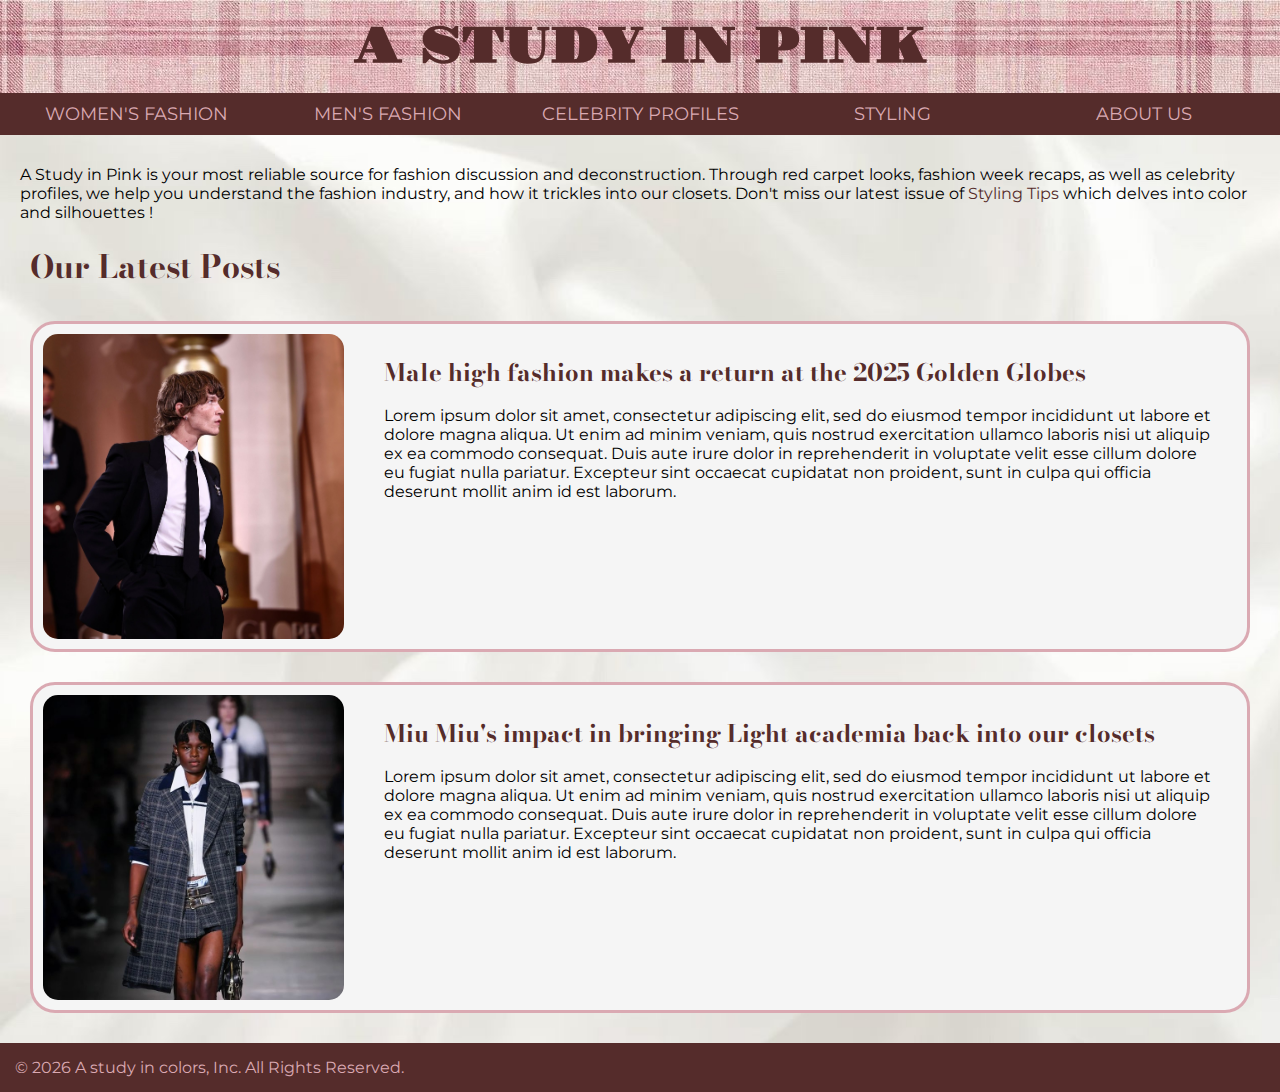
<file: index.html>
<!DOCTYPE html>
<html lang="en">
<head>
    <title> A study in Pink </title>
    <link rel="stylesheet" href="style.css">
    <link rel="preconnect" href="https://fonts.googleapis.com">
    <link rel="preconnect" href="https://fonts.gstatic.com" crossorigin>
<link href="https://fonts.googleapis.com/css2?family=Bodoni+Moda:ital,opsz,wght@0,6..96,400..900;1,6..96,400..900&family=Gravitas+One&family=Montserrat:ital,wght@0,100..900;1,100..900&display=swap" rel="stylesheet">    
</head>
<body style='background-image: url("/images/fabric3.jpg");background-repeat: no-repeat;background-size: cover;'>
    <header>
        <h1 class="blog-name"><a href="index.html">A STUDY IN PINK</a></h1>
        <nav>
            <ul class="navigation-links">
                <li class="nav-link"><a href="#">WOMEN'S FASHION</a></li>
                <li class="nav-link"><a href="#">MEN'S FASHION</a></li>
                <li class="nav-link"><a href="celebs.html">CELEBRITY PROFILES</a></li>
                <li class="nav-link"><a href="#">STYLING</a></li>
                <li class="nav-link"><a href="#">ABOUT US</a></li>
            </ul>
        </nav>
    </header>
    <main>
        <div class="introduction">
            <p>A Study in Pink is your most reliable source for fashion discussion and deconstruction. Through red carpet looks, fashion week recaps, as well as celebrity profiles, we help you understand the fashion industry, and how it trickles into our closets. Don't miss our latest issue of <a href="styling.html">Styling Tips</a> which delves into color and silhouettes !</p>
        </div>
        <div class="latest">
            <h1>Our Latest Posts</h1>
        </div>
        <div class="blog-post">
            <div class="image-container">
                <img src="images/connorgoldenglobes.jpg">
            </div>
            <div class="blog-text">
                <h2><a href="male-high-fashion.html">Male high fashion makes a return at the 2025 Golden Globes</a></h2>
                <p>Lorem ipsum dolor sit amet, consectetur adipiscing elit, sed do eiusmod tempor incididunt ut labore et dolore magna aliqua. Ut enim ad minim veniam, quis nostrud exercitation ullamco laboris nisi ut aliquip ex ea commodo consequat. Duis aute irure dolor in reprehenderit in voluptate velit esse cillum dolore eu fugiat nulla pariatur. Excepteur sint occaecat cupidatat non proident, sunt in culpa qui officia deserunt mollit anim id est laborum.</p>
            </div>
        </div>
        <div class="blog-post">
            <div class="image-container">
                <img src="images/miumiu.jpg">
            </div>
            <div class="blog-text">
                <h2><a href="miumiu.html">Miu Miu's impact in bringing Light academia back into our closets</a></h2>
                <p>Lorem ipsum dolor sit amet, consectetur adipiscing elit, sed do eiusmod tempor incididunt ut labore et dolore magna aliqua. Ut enim ad minim veniam, quis nostrud exercitation ullamco laboris nisi ut aliquip ex ea commodo consequat. Duis aute irure dolor in reprehenderit in voluptate velit esse cillum dolore eu fugiat nulla pariatur. Excepteur sint occaecat cupidatat non proident, sunt in culpa qui officia deserunt mollit anim id est laborum.</p>
            </div>
        </div>
    </main>
    <footer>
        <div>
            <p style="padding-left: 15px;">&copy 2026 A study in colors, Inc. All Rights Reserved.</p>
          </div>
    </footer>
    
</body>
</file>
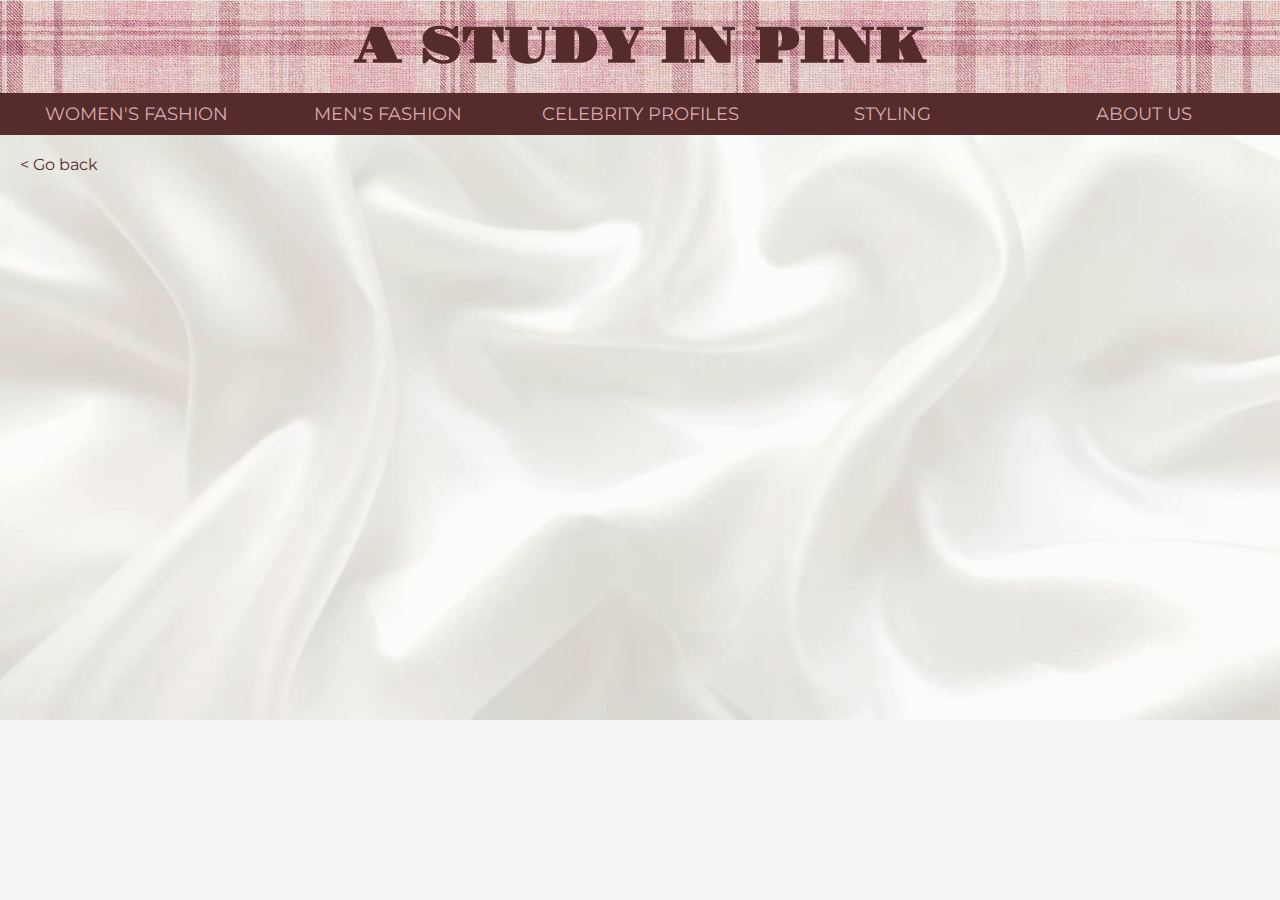
<file: about.html>
<!DOCTYPE html>
<html lang="en">
<head>
    <title> About us</title>
    <link rel="stylesheet" href="style.css">
    <link rel="preconnect" href="https://fonts.googleapis.com">
    <link rel="preconnect" href="https://fonts.gstatic.com" crossorigin>
<link href="https://fonts.googleapis.com/css2?family=Bodoni+Moda:ital,opsz,wght@0,6..96,400..900;1,6..96,400..900&family=Gravitas+One&family=Montserrat:ital,wght@0,100..900;1,100..900&display=swap" rel="stylesheet">    
</head>
<body style='background-image: url("/images/fabric3.jpg");background-repeat: no-repeat;background-size: cover;'>
    <header>
        <h1 class="blog-name"><a href="index.html">A STUDY IN PINK</a></h1>
        <nav>
            <ul class="navigation-links">
                <li class="nav-link"><a href="#">WOMEN'S FASHION</a></li>
                <li class="nav-link"><a href="#">MEN'S FASHION</a></li>
                <li class="nav-link"><a href="celebs.html">CELEBRITY PROFILES</a></li>
                <li class="nav-link"><a href="#">STYLING</a></li>
                <li class="nav-link"><a href="#">ABOUT US</a></li>
            </ul>
        </nav>
    </header>
    <main>
        <p style="margin:20px;"><a href="index.html">< Go back</a></p>
    </main>
</body>
</file>
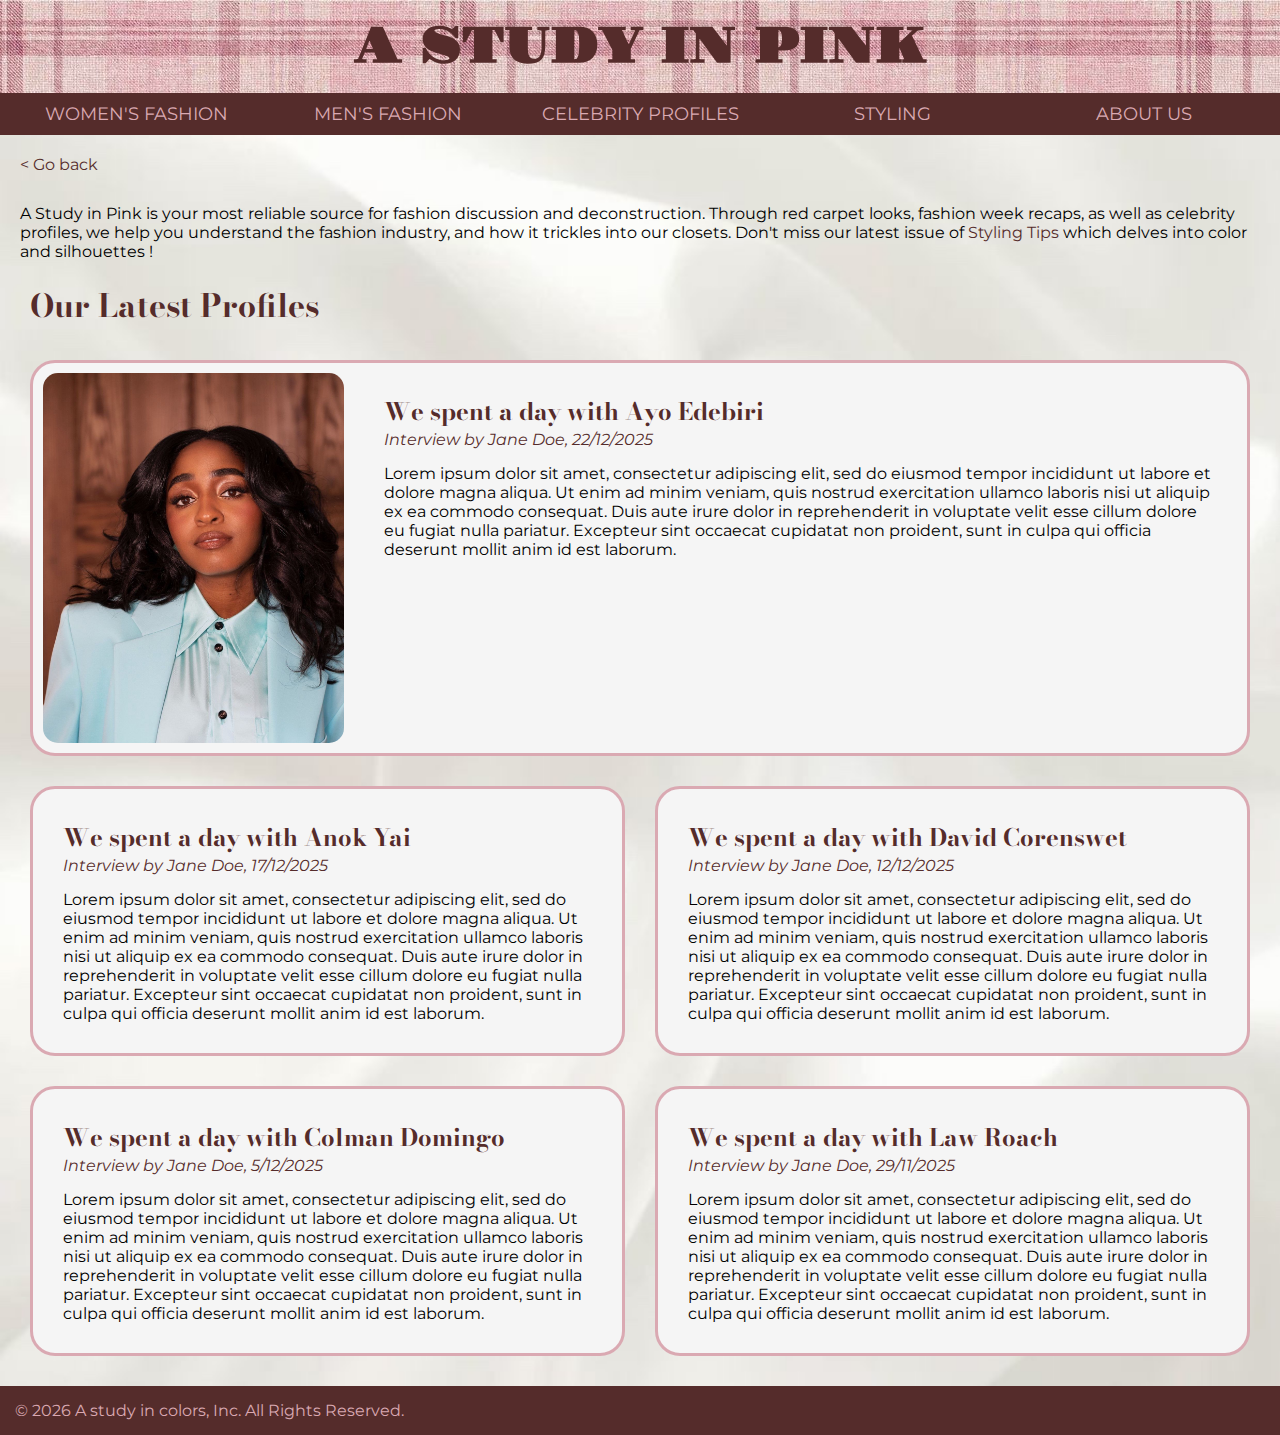
<file: celebs.html>
<!DOCTYPE html>
<html lang="en">
<head>
    <title> Celebrity Profiles</title>
    <link rel="stylesheet" href="style.css">
    <link rel="preconnect" href="https://fonts.googleapis.com">
    <link rel="preconnect" href="https://fonts.gstatic.com" crossorigin>
<link href="https://fonts.googleapis.com/css2?family=Bodoni+Moda:ital,opsz,wght@0,6..96,400..900;1,6..96,400..900&family=Gravitas+One&family=Montserrat:ital,wght@0,100..900;1,100..900&display=swap" rel="stylesheet">    
</head>
<body style='background-image: url("/images/fabric3.jpg");background-repeat: no-repeat;background-size: cover;'>
    <header>
        <h1 class="blog-name"><a href="index.html">A STUDY IN PINK</a></h1>
        <nav>
            <ul class="navigation-links">
                <li class="nav-link"><a href="#">WOMEN'S FASHION</a></li>
                <li class="nav-link"><a href="#">MEN'S FASHION</a></li>
                <li class="nav-link"><a href="celebs.html">CELEBRITY PROFILES</a></li>
                <li class="nav-link"><a href="#">STYLING</a></li>
                <li class="nav-link"><a href="#">ABOUT US</a></li>
            </ul>
        </nav>
    </header>
    <main>
        <p style="margin:20px;"><a href="index.html">< Go back</a></p>
        <div class="introduction">
            <p>A Study in Pink is your most reliable source for fashion discussion and deconstruction. Through red carpet looks, fashion week recaps, as well as celebrity profiles, we help you understand the fashion industry, and how it trickles into our closets. Don't miss our latest issue of <a href="styling.html">Styling Tips</a> which delves into color and silhouettes !</p>
        </div>
        <div class="latest">
            <h1>Our Latest Profiles</h1>
        </div>
        <div class="blog-post">
            <div class="image-container">
                <img src="images/ayo.jpg">
            </div>
            <div class="blog-text">
                <h2 style="margin-bottom: 0px;"><a href="">We spent a day with Ayo Edebiri</a></h2>
                <p class="interviewer"><i>Interview by Jane Doe, 22/12/2025</i></p>
                <p>Lorem ipsum dolor sit amet, consectetur adipiscing elit, sed do eiusmod tempor incididunt ut labore et dolore magna aliqua. Ut enim ad minim veniam, quis nostrud exercitation ullamco laboris nisi ut aliquip ex ea commodo consequat. Duis aute irure dolor in reprehenderit in voluptate velit esse cillum dolore eu fugiat nulla pariatur. Excepteur sint occaecat cupidatat non proident, sunt in culpa qui officia deserunt mollit anim id est laborum.</p>
            </div>
        </div>
        <div class="profiles">
            <div class="profile">
                <div class="blog-text">
                    <h2 style="margin-bottom: 0px;"><a href="">We spent a day with Anok Yai</a></h2>
                    <p class="interviewer"><i>Interview by Jane Doe, 17/12/2025</i></p>
                    <p>Lorem ipsum dolor sit amet, consectetur adipiscing elit, sed do eiusmod tempor incididunt ut labore et dolore magna aliqua. Ut enim ad minim veniam, quis nostrud exercitation ullamco laboris nisi ut aliquip ex ea commodo consequat. Duis aute irure dolor in reprehenderit in voluptate velit esse cillum dolore eu fugiat nulla pariatur. Excepteur sint occaecat cupidatat non proident, sunt in culpa qui officia deserunt mollit anim id est laborum.</p>
                </div>
            </div>
            <div class="profile">
                <div class="blog-text">
                    <h2 style="margin-bottom: 0px;"><a href="">We spent a day with David Corenswet</a></h2>
                    <p class="interviewer"><i>Interview by Jane Doe, 12/12/2025</i></p>
                    <p>Lorem ipsum dolor sit amet, consectetur adipiscing elit, sed do eiusmod tempor incididunt ut labore et dolore magna aliqua. Ut enim ad minim veniam, quis nostrud exercitation ullamco laboris nisi ut aliquip ex ea commodo consequat. Duis aute irure dolor in reprehenderit in voluptate velit esse cillum dolore eu fugiat nulla pariatur. Excepteur sint occaecat cupidatat non proident, sunt in culpa qui officia deserunt mollit anim id est laborum.</p>
                </div>
            </div>
        </div>
        <div class="profiles">
            <div class="profile">
                <div class="blog-text">
                    <h2 style="margin-bottom: 0px;"><a href="">We spent a day with Colman Domingo</a></h2>
                    <p class="interviewer"><i>Interview by Jane Doe, 5/12/2025</i></p>
                    <p>Lorem ipsum dolor sit amet, consectetur adipiscing elit, sed do eiusmod tempor incididunt ut labore et dolore magna aliqua. Ut enim ad minim veniam, quis nostrud exercitation ullamco laboris nisi ut aliquip ex ea commodo consequat. Duis aute irure dolor in reprehenderit in voluptate velit esse cillum dolore eu fugiat nulla pariatur. Excepteur sint occaecat cupidatat non proident, sunt in culpa qui officia deserunt mollit anim id est laborum.</p>
                </div>
            </div>
            <div class="profile">
                <div class="blog-text">
                    <h2 style="margin-bottom: 0px;"><a href="">We spent a day with Law Roach</a></h2>
                    <p class="interviewer"><i>Interview by Jane Doe, 29/11/2025</i></p>
                    <p>Lorem ipsum dolor sit amet, consectetur adipiscing elit, sed do eiusmod tempor incididunt ut labore et dolore magna aliqua. Ut enim ad minim veniam, quis nostrud exercitation ullamco laboris nisi ut aliquip ex ea commodo consequat. Duis aute irure dolor in reprehenderit in voluptate velit esse cillum dolore eu fugiat nulla pariatur. Excepteur sint occaecat cupidatat non proident, sunt in culpa qui officia deserunt mollit anim id est laborum.</p>
                </div>
            </div>
        </div>
    </main>
    <footer>
        <div>
            <p style="padding-left: 15px;">&copy 2026 A study in colors, Inc. All Rights Reserved.</p>
          </div>
    </footer>
    
</body>
</file>
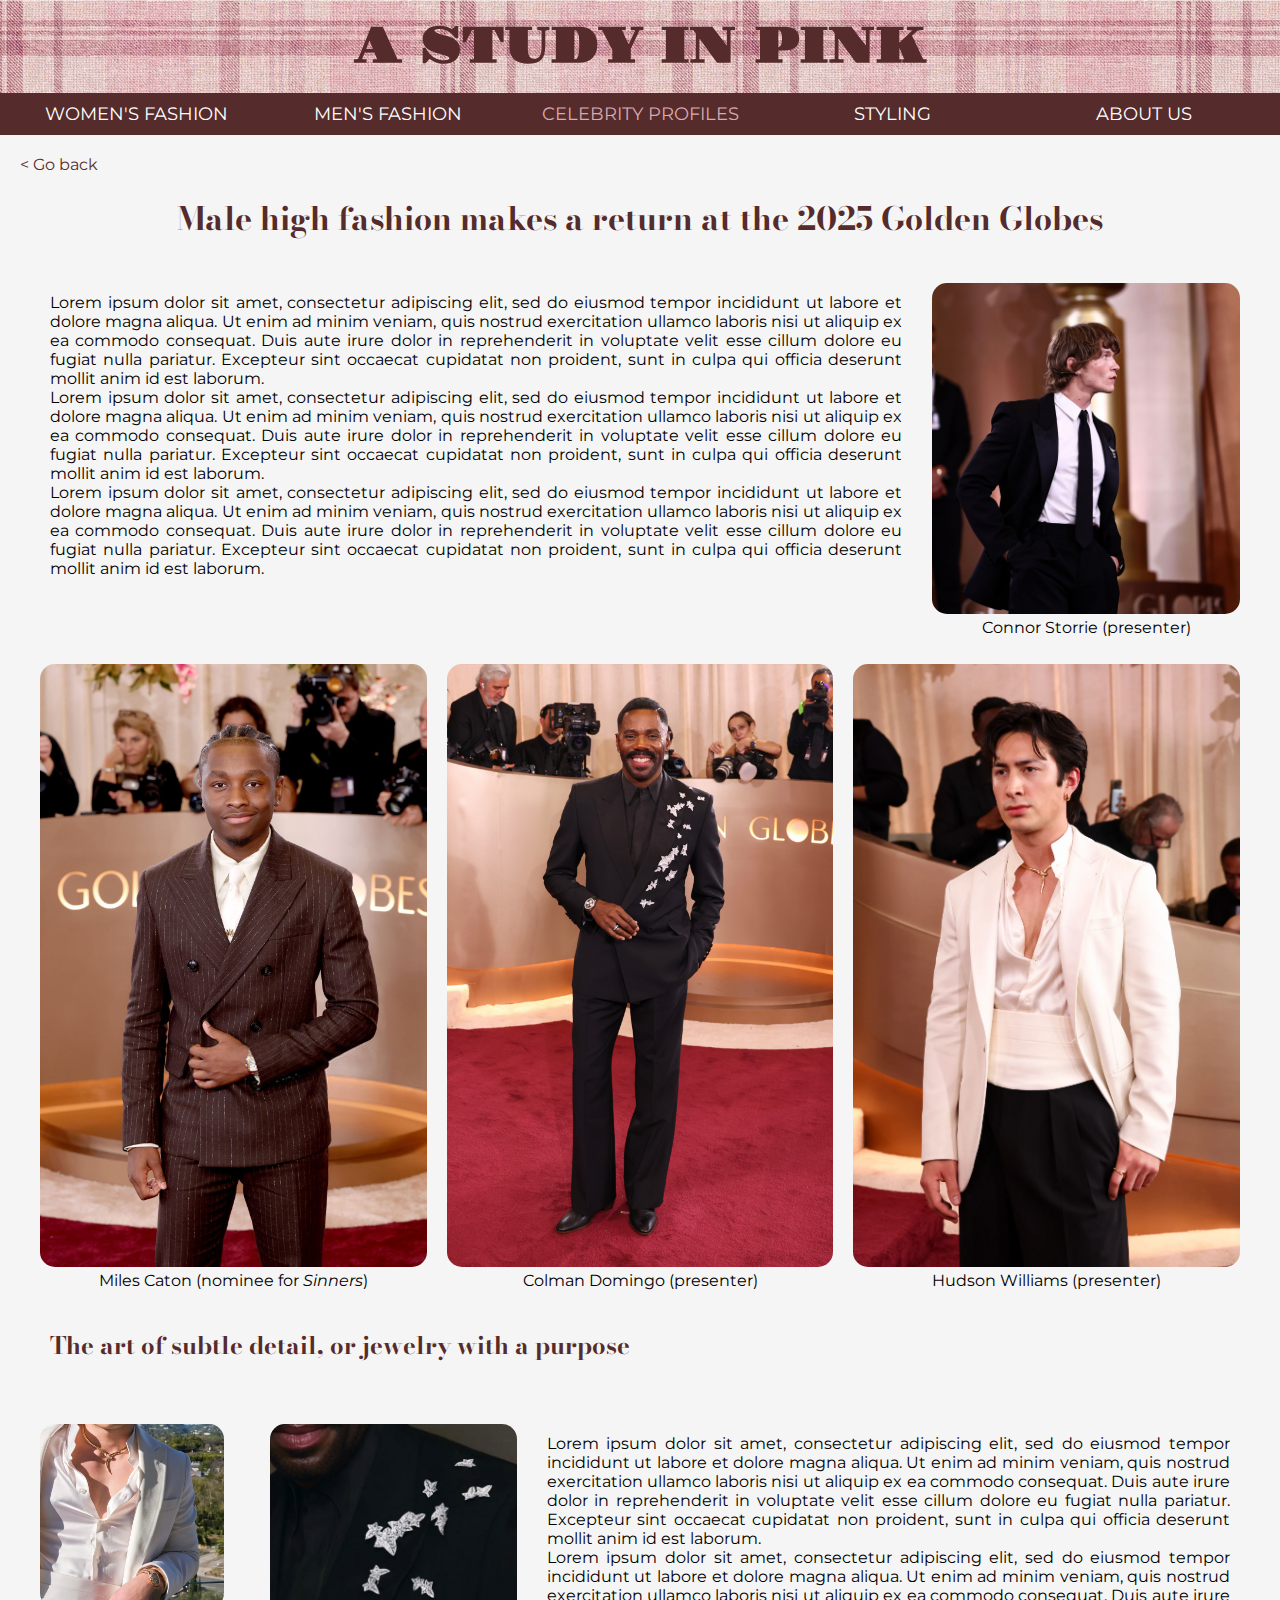
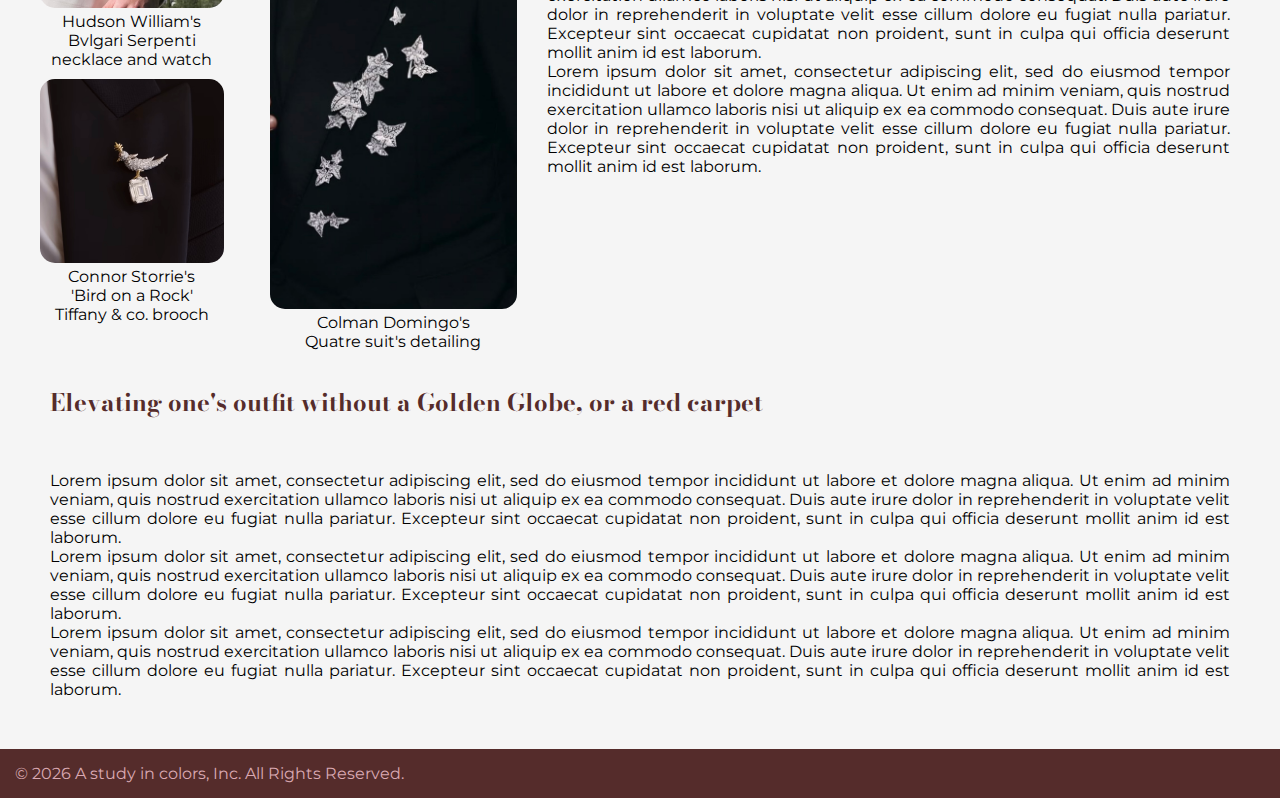
<file: male-high-fashion.html>
<!DOCTYPE html>
<html lang="en">
<head>
    <title> Male high fashion makes a return at the 2025 Golden Globes </title>
    <link rel="stylesheet" href="style.css">
    <link rel="preconnect" href="https://fonts.googleapis.com">
    <link rel="preconnect" href="https://fonts.gstatic.com" crossorigin>
<link href="https://fonts.googleapis.com/css2?family=Bodoni+Moda:ital,opsz,wght@0,6..96,400..900;1,6..96,400..900&family=Gravitas+One&family=Montserrat:ital,wght@0,100..900;1,100..900&display=swap" rel="stylesheet">    
</head>
<body>
    <header>
        <h1 class="blog-name"><a href="index.html">A STUDY IN PINK</a></h1>
        <nav>
            <ul class="navigation-links">
                <li class="nav-link">WOMEN'S FASHION</li>
                <li class="nav-link">MEN'S FASHION</li>
                <li class="nav-link"><a href="celebs.html">CELEBRITY PROFILES</a></li>
                <li class="nav-link">STYLING</li>
                <li class="nav-link">ABOUT US</li>
            </ul>
        </nav>
    </header>
    <main>
        <div>
            <p style="margin:20px;"><a href="index.html">< Go back</a></p>
            <h1 class="article-title">Male high fashion makes a return at the 2025 Golden Globes</h1>
        </div>
        <div class="text-img">
            <div class="text-block">
                <p>Lorem ipsum dolor sit amet, consectetur adipiscing elit, sed do eiusmod tempor incididunt ut labore et dolore magna aliqua. Ut enim ad minim veniam, quis nostrud exercitation ullamco laboris nisi ut aliquip ex ea commodo consequat. Duis aute irure dolor in reprehenderit in voluptate velit esse cillum dolore eu fugiat nulla pariatur. Excepteur sint occaecat cupidatat non proident, sunt in culpa qui officia deserunt mollit anim id est laborum.</p>
                <p>Lorem ipsum dolor sit amet, consectetur adipiscing elit, sed do eiusmod tempor incididunt ut labore et dolore magna aliqua. Ut enim ad minim veniam, quis nostrud exercitation ullamco laboris nisi ut aliquip ex ea commodo consequat. Duis aute irure dolor in reprehenderit in voluptate velit esse cillum dolore eu fugiat nulla pariatur. Excepteur sint occaecat cupidatat non proident, sunt in culpa qui officia deserunt mollit anim id est laborum.</p>
                <p>Lorem ipsum dolor sit amet, consectetur adipiscing elit, sed do eiusmod tempor incididunt ut labore et dolore magna aliqua. Ut enim ad minim veniam, quis nostrud exercitation ullamco laboris nisi ut aliquip ex ea commodo consequat. Duis aute irure dolor in reprehenderit in voluptate velit esse cillum dolore eu fugiat nulla pariatur. Excepteur sint occaecat cupidatat non proident, sunt in culpa qui officia deserunt mollit anim id est laborum.</p>
            </div>
            <div class="image-container">
                <img src="images/connorgoldenglobes.jpg">
                <p class="caption">Connor Storrie (presenter)</p>
            </div>
        </div>
        <div class="three-imgs">
            <div class="image-container">
                <img src="images/milescatonglobes.jpeg">
                <p class="caption">Miles Caton (nominee for <i>Sinners</i>)</p>
            </div>
            <div class="image-container">
                <img src="images/colman-domingo-golden-globes-2026-683x1024.webp">
                <p class="caption">Colman Domingo (presenter)</p>
            </div>
            <div class="image-container">
                <img src="images/hudsonglobes.webp">
                <p class="caption">Hudson Williams (presenter)</p>
            </div>
        </div>
        <h2 class="subtitle">The art of subtle detail, or jewelry with a purpose</h2>
        <div class="text-img">
            <div class="container">
                <div class="image-container">
                    <img src="images/detailhudson.jpg">
                    <p class="caption">Hudson William's Bvlgari Serpenti necklace and watch</p>
                </div>
                <div class="image-container">
                    <img src="images/detailconnor.jpg">
                    <p class="caption">Connor Storrie's <br> 'Bird on a Rock' <br> Tiffany & co. brooch</p>
                </div>
            </div>
            <div class="image-container" style="padding-bottom: 15px;">
                <img src="images/detailcolman.jpg">
                <p class="caption">Colman Domingo's <br> Quatre suit's detailing</p>
            </div>
            
            <div class="text-block">
                <p>Lorem ipsum dolor sit amet, consectetur adipiscing elit, sed do eiusmod tempor incididunt ut labore et dolore magna aliqua. Ut enim ad minim veniam, quis nostrud exercitation ullamco laboris nisi ut aliquip ex ea commodo consequat. Duis aute irure dolor in reprehenderit in voluptate velit esse cillum dolore eu fugiat nulla pariatur. Excepteur sint occaecat cupidatat non proident, sunt in culpa qui officia deserunt mollit anim id est laborum.</p>
                <p>Lorem ipsum dolor sit amet, consectetur adipiscing elit, sed do eiusmod tempor incididunt ut labore et dolore magna aliqua. Ut enim ad minim veniam, quis nostrud exercitation ullamco laboris nisi ut aliquip ex ea commodo consequat. Duis aute irure dolor in reprehenderit in voluptate velit esse cillum dolore eu fugiat nulla pariatur. Excepteur sint occaecat cupidatat non proident, sunt in culpa qui officia deserunt mollit anim id est laborum.</p>
                <p>Lorem ipsum dolor sit amet, consectetur adipiscing elit, sed do eiusmod tempor incididunt ut labore et dolore magna aliqua. Ut enim ad minim veniam, quis nostrud exercitation ullamco laboris nisi ut aliquip ex ea commodo consequat. Duis aute irure dolor in reprehenderit in voluptate velit esse cillum dolore eu fugiat nulla pariatur. Excepteur sint occaecat cupidatat non proident, sunt in culpa qui officia deserunt mollit anim id est laborum.</p>
            </div>
        </div>
        <h2 class="subtitle">Elevating one's outfit without a Golden Globe, or a red carpet</h2>
        <div class="text-block" style="margin-left: 50px;margin-right: 50px;margin-bottom: 50px;">
            <p>Lorem ipsum dolor sit amet, consectetur adipiscing elit, sed do eiusmod tempor incididunt ut labore et dolore magna aliqua. Ut enim ad minim veniam, quis nostrud exercitation ullamco laboris nisi ut aliquip ex ea commodo consequat. Duis aute irure dolor in reprehenderit in voluptate velit esse cillum dolore eu fugiat nulla pariatur. Excepteur sint occaecat cupidatat non proident, sunt in culpa qui officia deserunt mollit anim id est laborum.</p>
            <p>Lorem ipsum dolor sit amet, consectetur adipiscing elit, sed do eiusmod tempor incididunt ut labore et dolore magna aliqua. Ut enim ad minim veniam, quis nostrud exercitation ullamco laboris nisi ut aliquip ex ea commodo consequat. Duis aute irure dolor in reprehenderit in voluptate velit esse cillum dolore eu fugiat nulla pariatur. Excepteur sint occaecat cupidatat non proident, sunt in culpa qui officia deserunt mollit anim id est laborum.</p>
            <p>Lorem ipsum dolor sit amet, consectetur adipiscing elit, sed do eiusmod tempor incididunt ut labore et dolore magna aliqua. Ut enim ad minim veniam, quis nostrud exercitation ullamco laboris nisi ut aliquip ex ea commodo consequat. Duis aute irure dolor in reprehenderit in voluptate velit esse cillum dolore eu fugiat nulla pariatur. Excepteur sint occaecat cupidatat non proident, sunt in culpa qui officia deserunt mollit anim id est laborum.</p>
        </div>
    </main>
    <footer>
        <div>
            <p style="padding-left: 15px;">&copy 2026 A study in colors, Inc. All Rights Reserved.</p>
          </div>
    </footer>
</body>
</file>
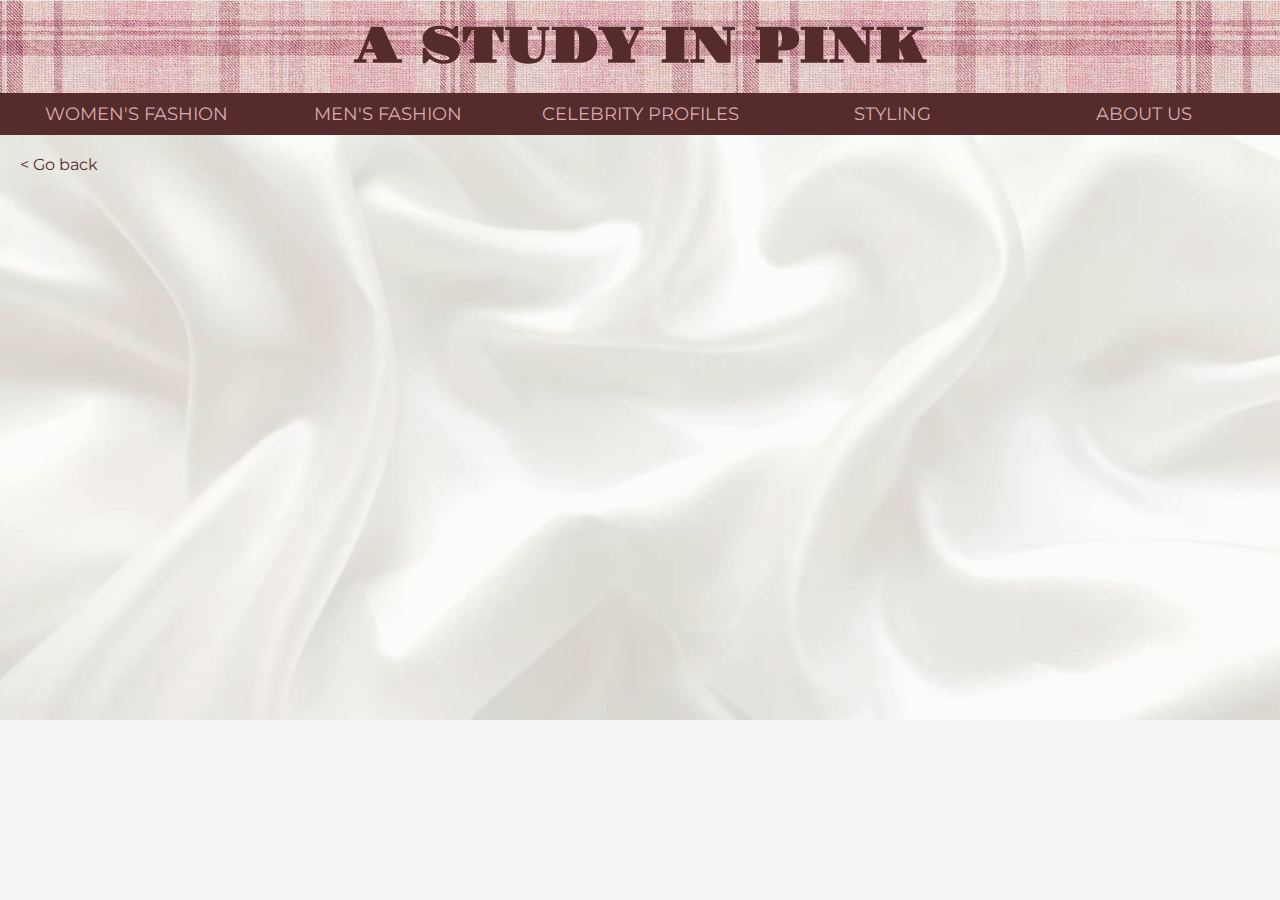
<file: men.html>
<!DOCTYPE html>
<html lang="en">
<head>
    <title> Men's fashion</title>
    <link rel="stylesheet" href="style.css">
    <link rel="preconnect" href="https://fonts.googleapis.com">
    <link rel="preconnect" href="https://fonts.gstatic.com" crossorigin>
<link href="https://fonts.googleapis.com/css2?family=Bodoni+Moda:ital,opsz,wght@0,6..96,400..900;1,6..96,400..900&family=Gravitas+One&family=Montserrat:ital,wght@0,100..900;1,100..900&display=swap" rel="stylesheet">    
</head>
<body style='background-image: url("/images/fabric3.jpg");background-repeat: no-repeat;background-size: cover;'>
    <header>
        <h1 class="blog-name"><a href="index.html">A STUDY IN PINK</a></h1>
        <nav>
            <ul class="navigation-links">
                <li class="nav-link"><a href="#">WOMEN'S FASHION</a></li>
                <li class="nav-link"><a href="#">MEN'S FASHION</a></li>
                <li class="nav-link"><a href="celebs.html">CELEBRITY PROFILES</a></li>
                <li class="nav-link"><a href="#">STYLING</a></li>
                <li class="nav-link"><a href="#">ABOUT US</a></li>
            </ul>
        </nav>
    </header>
    <main>
        <p style="margin:20px;"><a href="index.html">< Go back</a></p>
    </main>
</body>
</file>
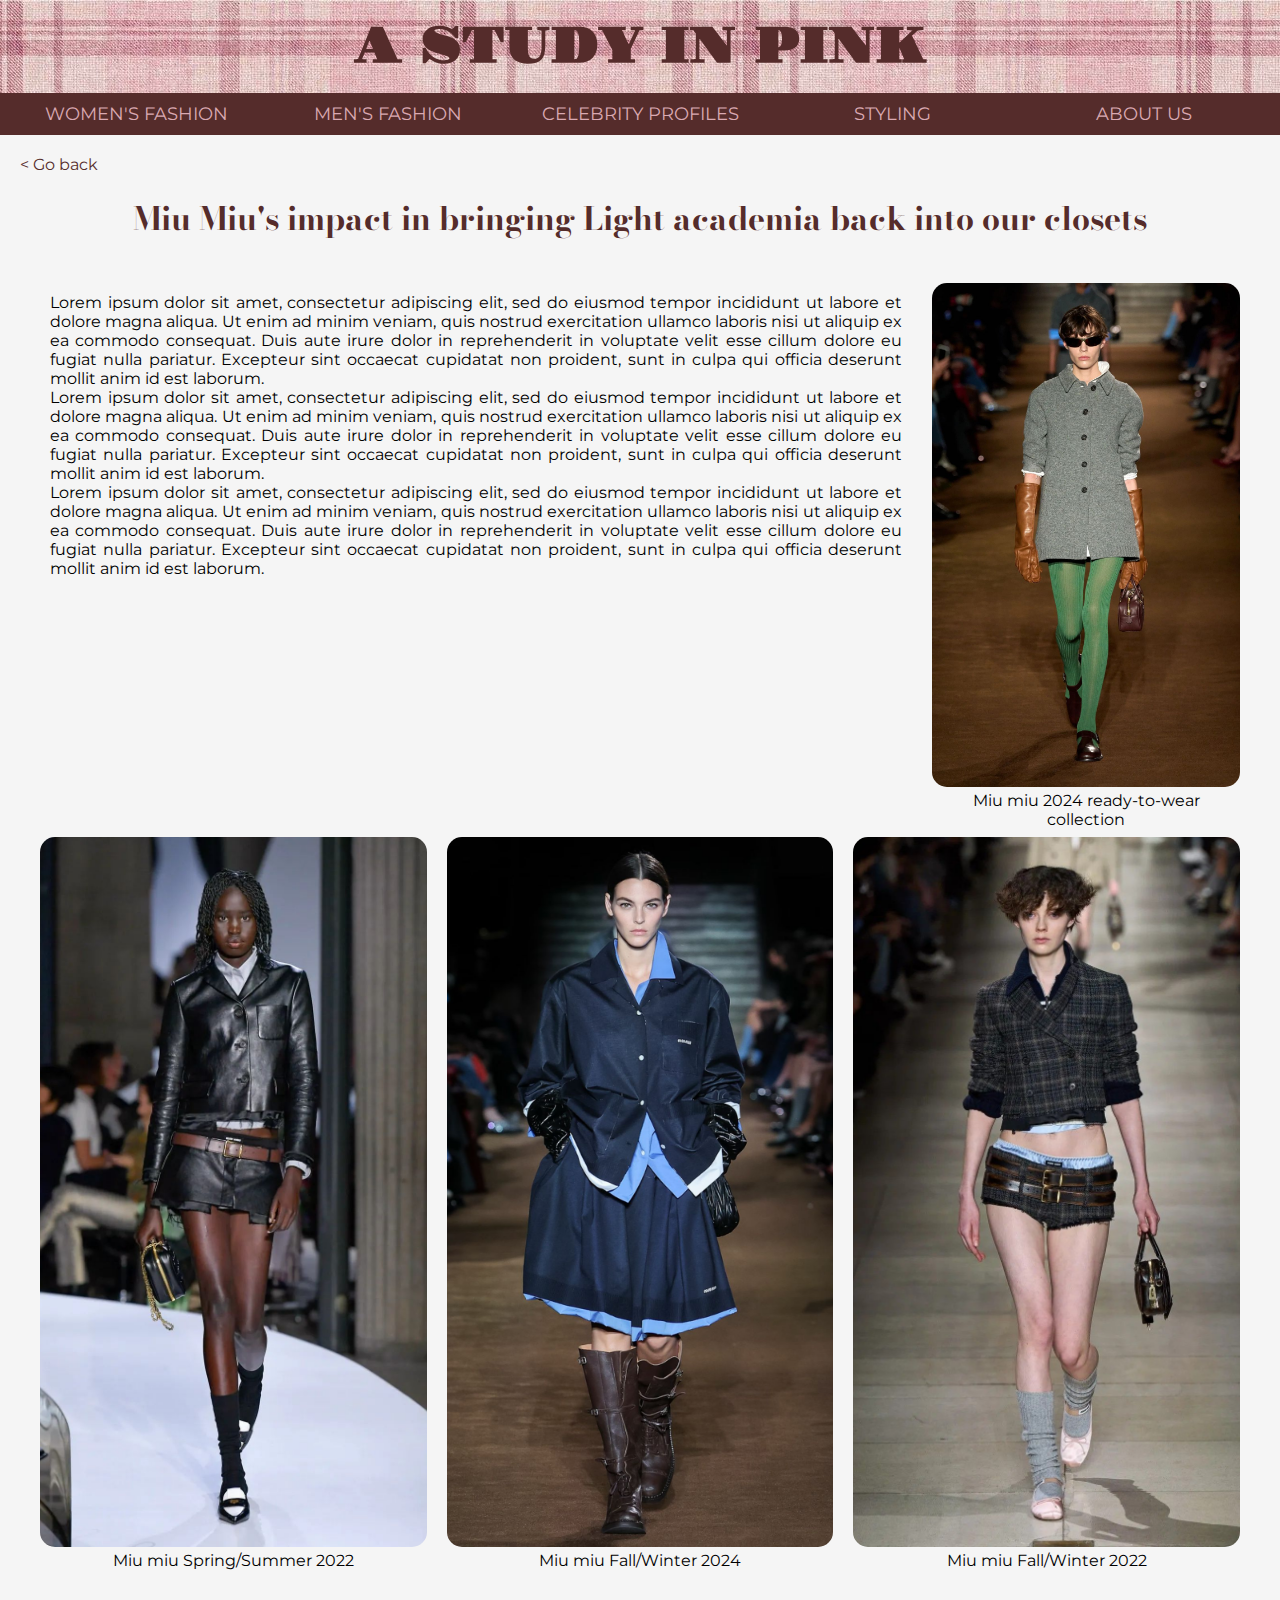
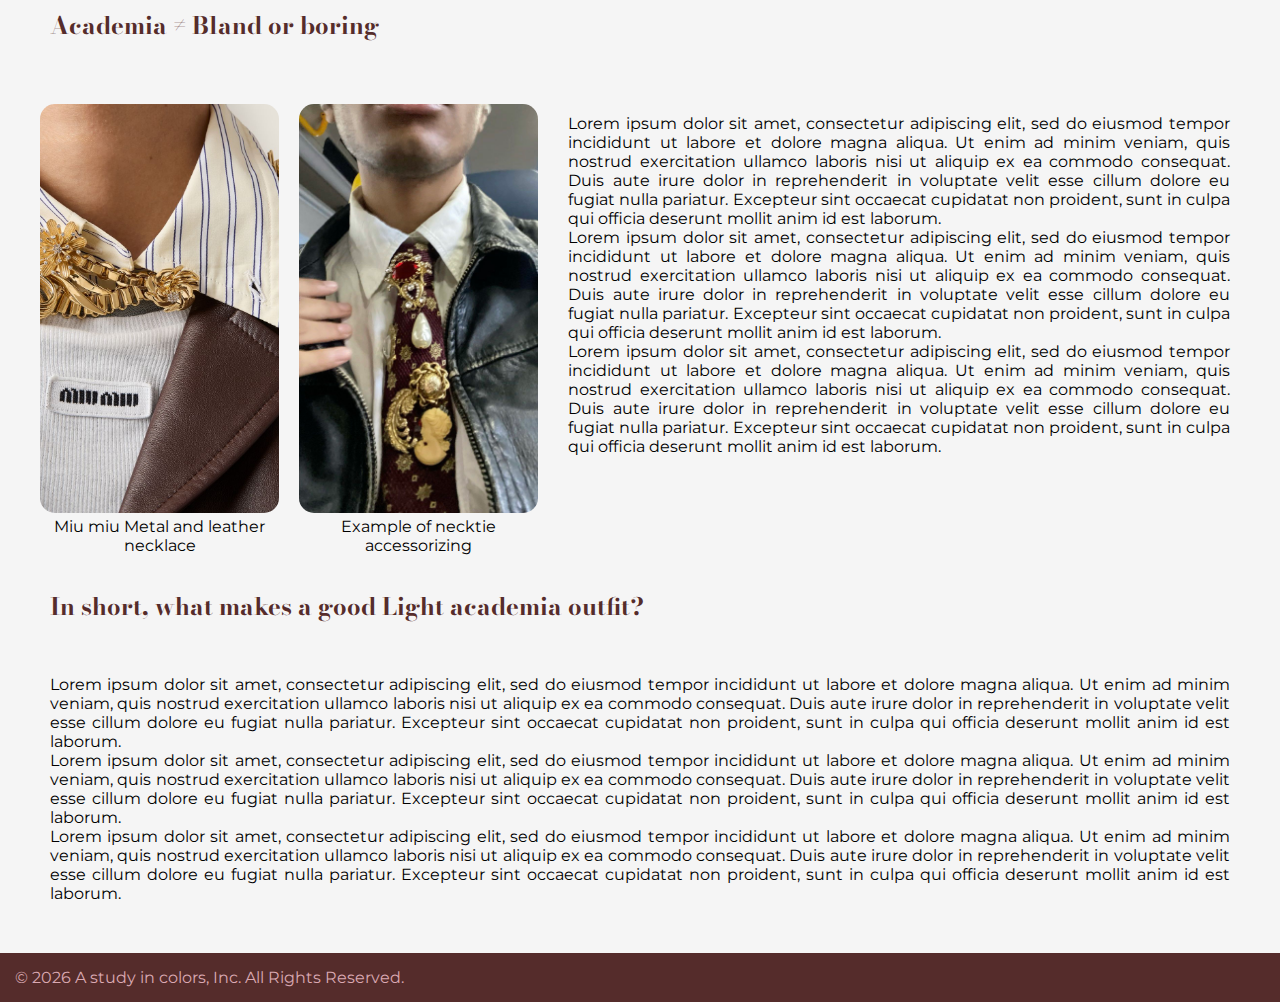
<file: miumiu.html>
<!DOCTYPE html>
<html lang="en">
<head>
    <title>Miu Miu's impact in bringing Light academia back into our closets</title>
    <link rel="stylesheet" href="style.css">
    <link rel="preconnect" href="https://fonts.googleapis.com">
    <link rel="preconnect" href="https://fonts.gstatic.com" crossorigin>
<link href="https://fonts.googleapis.com/css2?family=Bodoni+Moda:ital,opsz,wght@0,6..96,400..900;1,6..96,400..900&family=Gravitas+One&family=Montserrat:ital,wght@0,100..900;1,100..900&display=swap" rel="stylesheet">    
</head>
<body>
    <header>
        <h1 class="blog-name"><a href="index.html">A STUDY IN PINK</a></h1>
        <nav>
            <ul class="navigation-links">
                <li class="nav-link"><a href="#">WOMEN'S FASHION</a></li>
                <li class="nav-link"><a href="#">MEN'S FASHION</a></li>
                <li class="nav-link"><a href="celebs.html">CELEBRITY PROFILES</a></li>
                <li class="nav-link"><a href="#">STYLING</a></li>
                <li class="nav-link"><a href="#">ABOUT US</a></li>
            </ul>
        </nav>
    </header>
    <main>
        <div>
            <p style="margin:20px;"><a href="index.html">< Go back</a></p>
            <h1 class="article-title">Miu Miu's impact in bringing Light academia back into our closets</h1>
        </div>
        <div class="text-img">
            <div class="text-block">
                <p>Lorem ipsum dolor sit amet, consectetur adipiscing elit, sed do eiusmod tempor incididunt ut labore et dolore magna aliqua. Ut enim ad minim veniam, quis nostrud exercitation ullamco laboris nisi ut aliquip ex ea commodo consequat. Duis aute irure dolor in reprehenderit in voluptate velit esse cillum dolore eu fugiat nulla pariatur. Excepteur sint occaecat cupidatat non proident, sunt in culpa qui officia deserunt mollit anim id est laborum.</p>
                <p>Lorem ipsum dolor sit amet, consectetur adipiscing elit, sed do eiusmod tempor incididunt ut labore et dolore magna aliqua. Ut enim ad minim veniam, quis nostrud exercitation ullamco laboris nisi ut aliquip ex ea commodo consequat. Duis aute irure dolor in reprehenderit in voluptate velit esse cillum dolore eu fugiat nulla pariatur. Excepteur sint occaecat cupidatat non proident, sunt in culpa qui officia deserunt mollit anim id est laborum.</p>
                <p>Lorem ipsum dolor sit amet, consectetur adipiscing elit, sed do eiusmod tempor incididunt ut labore et dolore magna aliqua. Ut enim ad minim veniam, quis nostrud exercitation ullamco laboris nisi ut aliquip ex ea commodo consequat. Duis aute irure dolor in reprehenderit in voluptate velit esse cillum dolore eu fugiat nulla pariatur. Excepteur sint occaecat cupidatat non proident, sunt in culpa qui officia deserunt mollit anim id est laborum.</p>
            </div>
            <div class="image-container">
                <img src="images/miumiu2024readytowear.jpg">
                <p class="caption">Miu miu 2024 ready-to-wear collection</p>

            </div>
        </div>
        <div class="three-imgs">
            <div class="image-container">
                <img src="images/miumiuspringsummer2022.jpg">
                <p class="caption">Miu miu Spring/Summer 2022</p>

            </div>
            <div class="image-container">
                <img src="images/mmfallwinter2024.jpg">
                <p class="caption">Miu miu Fall/Winter 2024</p>

            </div>
            <div class="image-container">
                <img src="images/mmfallwinter22.jpg">
                <p class="caption">Miu miu Fall/Winter 2022</p>

            </div>
        </div>
        <h2 class="subtitle">Academia ≠ Bland or boring</h2>
        <div class="text-img">
            <div class="image-container" style="padding-bottom: 15px;">
                <img src="images/mmmetalandleathernecklace.jpg">
                <p class="caption">Miu miu Metal and leather necklace</p>
            </div>
            <div class="image-container" style="padding-bottom: 15px;">
                <img src="images/necktieaccessorizing.jpg">
                <p class="caption">Example of necktie accessorizing</p>
            </div>
            
            <div class="text-block">
                <p>Lorem ipsum dolor sit amet, consectetur adipiscing elit, sed do eiusmod tempor incididunt ut labore et dolore magna aliqua. Ut enim ad minim veniam, quis nostrud exercitation ullamco laboris nisi ut aliquip ex ea commodo consequat. Duis aute irure dolor in reprehenderit in voluptate velit esse cillum dolore eu fugiat nulla pariatur. Excepteur sint occaecat cupidatat non proident, sunt in culpa qui officia deserunt mollit anim id est laborum.</p>
                <p>Lorem ipsum dolor sit amet, consectetur adipiscing elit, sed do eiusmod tempor incididunt ut labore et dolore magna aliqua. Ut enim ad minim veniam, quis nostrud exercitation ullamco laboris nisi ut aliquip ex ea commodo consequat. Duis aute irure dolor in reprehenderit in voluptate velit esse cillum dolore eu fugiat nulla pariatur. Excepteur sint occaecat cupidatat non proident, sunt in culpa qui officia deserunt mollit anim id est laborum.</p>
                <p>Lorem ipsum dolor sit amet, consectetur adipiscing elit, sed do eiusmod tempor incididunt ut labore et dolore magna aliqua. Ut enim ad minim veniam, quis nostrud exercitation ullamco laboris nisi ut aliquip ex ea commodo consequat. Duis aute irure dolor in reprehenderit in voluptate velit esse cillum dolore eu fugiat nulla pariatur. Excepteur sint occaecat cupidatat non proident, sunt in culpa qui officia deserunt mollit anim id est laborum.</p>
            </div>
        </div>
        <h2 class="subtitle">In short, what makes a good Light academia outfit?</h2>
        <div class="text-block" style="margin-left: 50px;margin-right: 50px;margin-bottom: 50px;">
            <p>Lorem ipsum dolor sit amet, consectetur adipiscing elit, sed do eiusmod tempor incididunt ut labore et dolore magna aliqua. Ut enim ad minim veniam, quis nostrud exercitation ullamco laboris nisi ut aliquip ex ea commodo consequat. Duis aute irure dolor in reprehenderit in voluptate velit esse cillum dolore eu fugiat nulla pariatur. Excepteur sint occaecat cupidatat non proident, sunt in culpa qui officia deserunt mollit anim id est laborum.</p>
            <p>Lorem ipsum dolor sit amet, consectetur adipiscing elit, sed do eiusmod tempor incididunt ut labore et dolore magna aliqua. Ut enim ad minim veniam, quis nostrud exercitation ullamco laboris nisi ut aliquip ex ea commodo consequat. Duis aute irure dolor in reprehenderit in voluptate velit esse cillum dolore eu fugiat nulla pariatur. Excepteur sint occaecat cupidatat non proident, sunt in culpa qui officia deserunt mollit anim id est laborum.</p>
            <p>Lorem ipsum dolor sit amet, consectetur adipiscing elit, sed do eiusmod tempor incididunt ut labore et dolore magna aliqua. Ut enim ad minim veniam, quis nostrud exercitation ullamco laboris nisi ut aliquip ex ea commodo consequat. Duis aute irure dolor in reprehenderit in voluptate velit esse cillum dolore eu fugiat nulla pariatur. Excepteur sint occaecat cupidatat non proident, sunt in culpa qui officia deserunt mollit anim id est laborum.</p>
        </div>
    </main>
    <footer>
        <div>
            <p style="padding-left: 15px;">&copy 2026 A study in colors, Inc. All Rights Reserved.</p>
          </div>
    </footer>
</body>
</file>
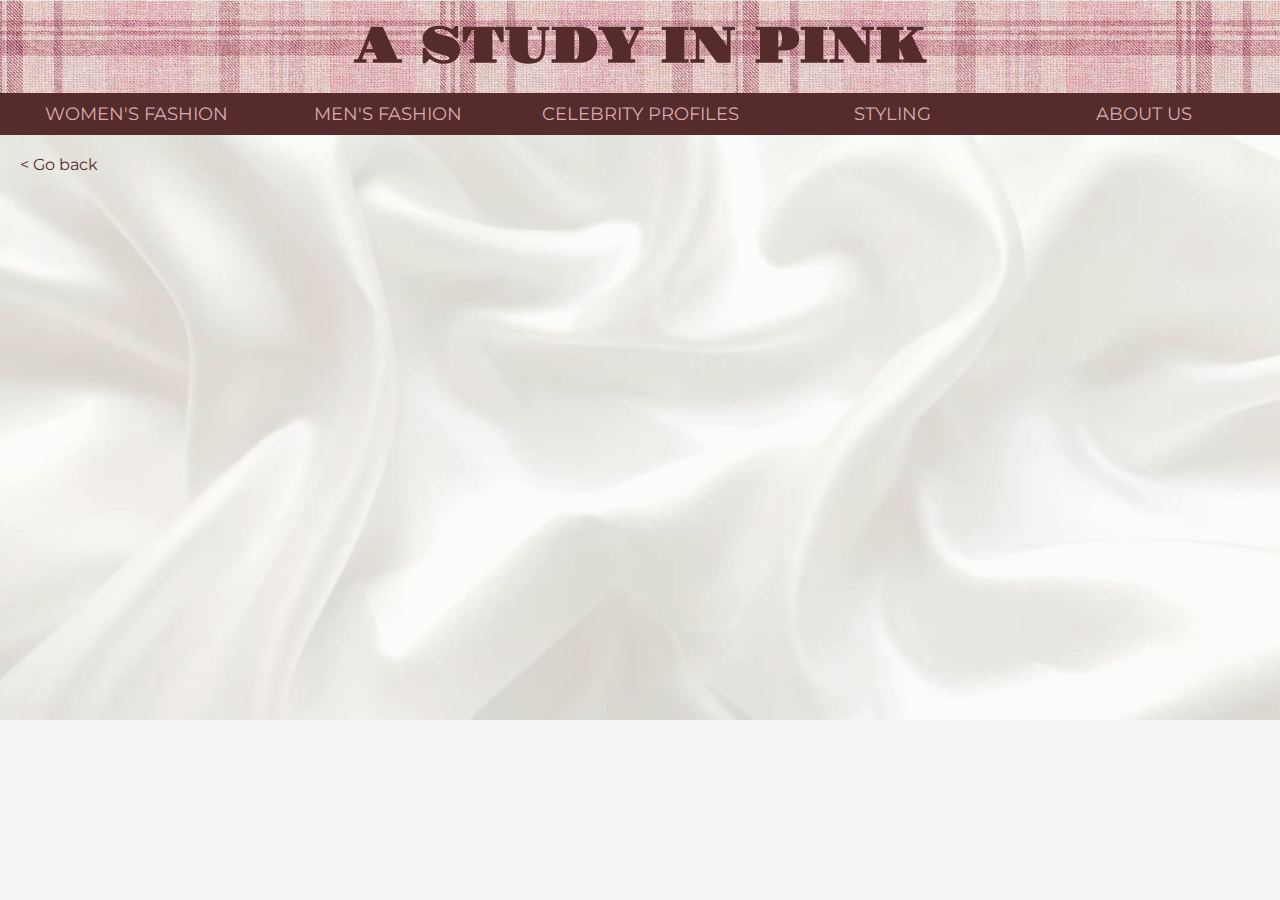
<file: styling.html>
<!DOCTYPE html>
<html lang="en">
<head>
    <title> Styling</title>
    <link rel="stylesheet" href="style.css">
    <link rel="preconnect" href="https://fonts.googleapis.com">
    <link rel="preconnect" href="https://fonts.gstatic.com" crossorigin>
<link href="https://fonts.googleapis.com/css2?family=Bodoni+Moda:ital,opsz,wght@0,6..96,400..900;1,6..96,400..900&family=Gravitas+One&family=Montserrat:ital,wght@0,100..900;1,100..900&display=swap" rel="stylesheet">    
</head>
<body style='background-image: url("/images/fabric3.jpg");background-repeat: no-repeat;background-size: cover;'>
    <header>
        <h1 class="blog-name"><a href="index.html">A STUDY IN PINK</a></h1>
        <nav>
            <ul class="navigation-links">
                <li class="nav-link"><a href="#">WOMEN'S FASHION</a></li>
                <li class="nav-link"><a href="#">MEN'S FASHION</a></li>
                <li class="nav-link"><a href="celebs.html">CELEBRITY PROFILES</a></li>
                <li class="nav-link"><a href="#">STYLING</a></li>
                <li class="nav-link"><a href="#">ABOUT US</a></li>
            </ul>
        </nav>
    </header>
    <main>
        <p style="margin:20px;"><a href="index.html">< Go back</a></p>
    </main>
</body>
</file>
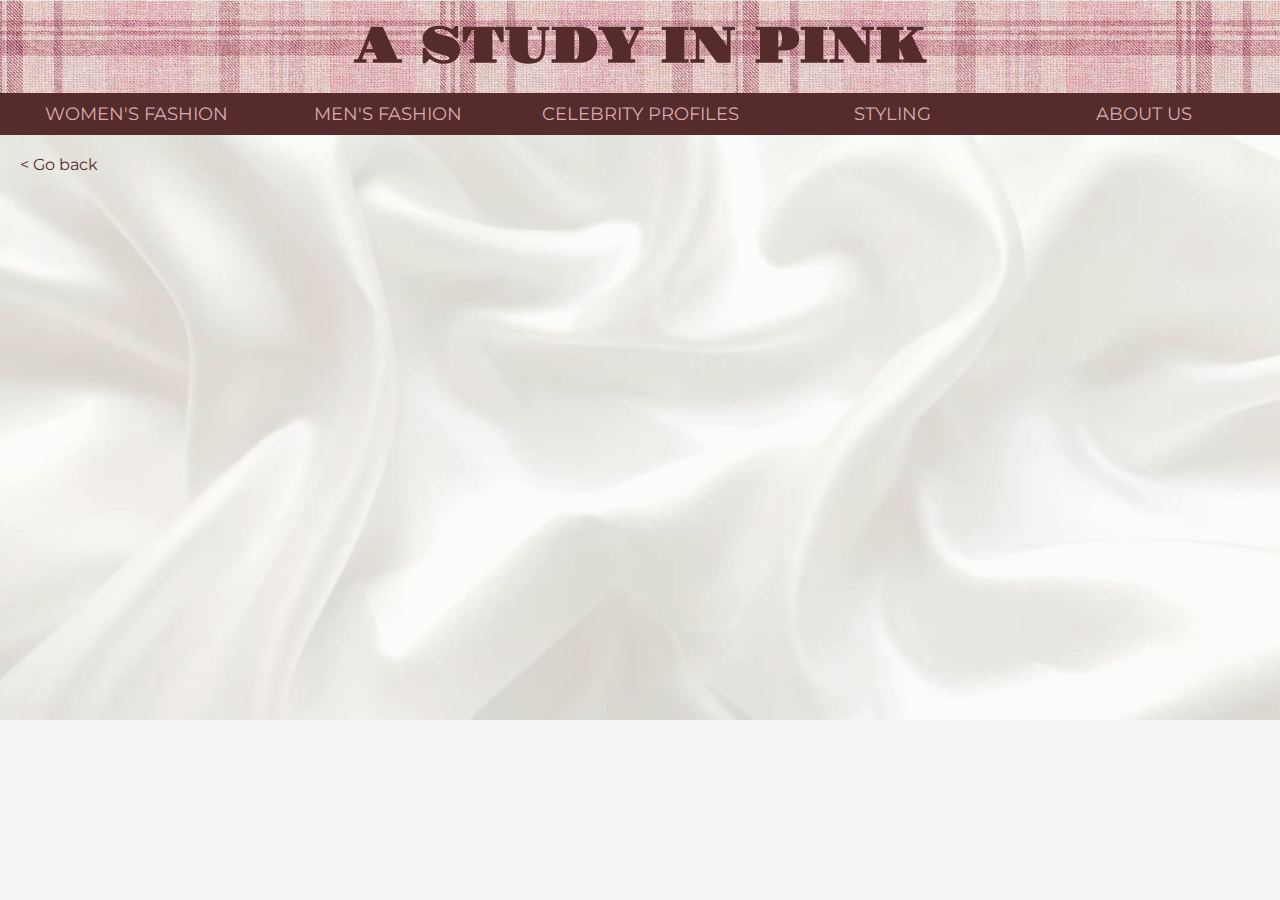
<file: women.html>
<!DOCTYPE html>
<html lang="en">
<head>
    <title> Women's fashion</title>
    <link rel="stylesheet" href="style.css">
    <link rel="preconnect" href="https://fonts.googleapis.com">
    <link rel="preconnect" href="https://fonts.gstatic.com" crossorigin>
<link href="https://fonts.googleapis.com/css2?family=Bodoni+Moda:ital,opsz,wght@0,6..96,400..900;1,6..96,400..900&family=Gravitas+One&family=Montserrat:ital,wght@0,100..900;1,100..900&display=swap" rel="stylesheet">    
</head>
<body style='background-image: url("/images/fabric3.jpg");background-repeat: no-repeat;background-size: cover;'>
    <header>
        <h1 class="blog-name"><a href="index.html">A STUDY IN PINK</a></h1>
        <nav>
            <ul class="navigation-links">
                <li class="nav-link"><a href="#">WOMEN'S FASHION</a></li>
                <li class="nav-link"><a href="#">MEN'S FASHION</a></li>
                <li class="nav-link"><a href="celebs.html">CELEBRITY PROFILES</a></li>
                <li class="nav-link"><a href="#">STYLING</a></li>
                <li class="nav-link"><a href="#">ABOUT US</a></li>
            </ul>
        </nav>
    </header>
    <main>
        <p style="margin:20px;"><a href="index.html">< Go back</a></p>
    </main>
</body>
</file>
<file: style.css>
* {
    margin: 0;
    padding: 0;
    border: 0;
}

/* MAIN PAGE */

p {
    font-family: Montserrat;
}

h1, h2 {
    font-family: "Bodoni Moda", serif;
    color:#552C2B;
}


header{
    background-image: url("/images/Green\ Planet\ Home\ Decor\ _\ Custom\ Upholstered\ Furniture.jpeg");
    padding-top: 15px;
    width: 100%;
}

footer{
    background-color: #552C2B;
    color: #DAA9B2;
    margin-top: 20px;
    padding-top: 15px;
    padding-bottom: 15px;
    width: 100%;
}

body {
    background-color: whitesmoke;
}

.blog-name {
    font-family: "Gravitas One", serif;
    text-align: center;
    font-size: 50px;
    color: #552C2B;
}

.navigation-links {
    display: grid;
    grid-template-columns: repeat(5,1fr) ;
    list-style-type: none;
    margin : 0;
    padding : 10px;
    margin-top : 15px;
    overflow : hidden;
    background-color: #552C2B;
    font-size: large;
}

.nav-link {
    float : left;
    display : block;
    color : white;
    text-align : center;
    font-family: Montserrat;

}

.nav-link > a:link {
    color : #DAA9B2;
    text-decoration : none;
}

.nav-link > a:visited {
    color: #DAA9B2;
    text-decoration : none;
}

.nav-link > a:hover {
    color: white;
    text-decoration : none;

}

.nav-link > a:active {
    color: white;
    text-decoration : none;

}

a:link {
    color:#552C2B;
    text-decoration: none;
}

a:visited {
    color:#552C2B;
    text-decoration: none;
}

a:hover {
    color:#DAA9B2;
    text-decoration: none;
}

a:visited {
    color:#552C2B;
    text-decoration: none;
}



.blog-text > h2 > a:link {
    color:#552C2B;
    text-decoration: none;
}

.blog-text > h2 > a:visited {
    color:#552C2B;
    text-decoration: none;
}

.blog-text > h2 > a:hover {
    color:#DAA9B2;
    text-decoration: none;
}

.blog-text > h2 > a:active {
    color:#552C2B;
    text-decoration: none;
}


.introduction {
    margin: 20px;
    margin-top: 30px;
}

.blog-text {
    margin: 30px;
}

.blog-text > h2 {
    margin-bottom: 15px;;
}


.blog-post {
    display: flex;
    margin: 30px;
    background-color: whitesmoke;
    border-radius: 25px;
    border: #DAA9B2;
    border-style: solid;
}

.image-container {
    width: 100vw;
    margin: 10px;
    border-radius: 25px;

}

.image-container img {
width: 100%;
height: 100%;
object-fit: cover;
border-radius: 15px;

}

.latest {
    margin: 10px;
    margin-left: 30px;
}

/* ARTICLE PAGES */

.article-title {
    text-align: center;
}

.caption {
    text-align: center;
}

.text-img {
    display: flex;
    margin: 30px;

}

.text-block {
    margin: 20px;
    text-align: justify;
}

.three-imgs {
    display: flex;
    margin: 30px;
}

.container {
    display: block;
}

.container > .image-container {
    width: 80%;
    height: auto; 
}

.subtitle {
    margin: 50px;
}

/* CELEB PROFILES PAGE */

.profiles{
    display: flex;
    margin: 30px;
    margin-left: 0px;
}

.profile {
    display: flex;
    background-color: whitesmoke;
    margin-left: 30px;
    border-radius: 25px;
    border: #DAA9B2;
    border-style: solid;
}

.interviewer{
    color: #552C2B;
    margin-bottom: 15px;
}
</file>
